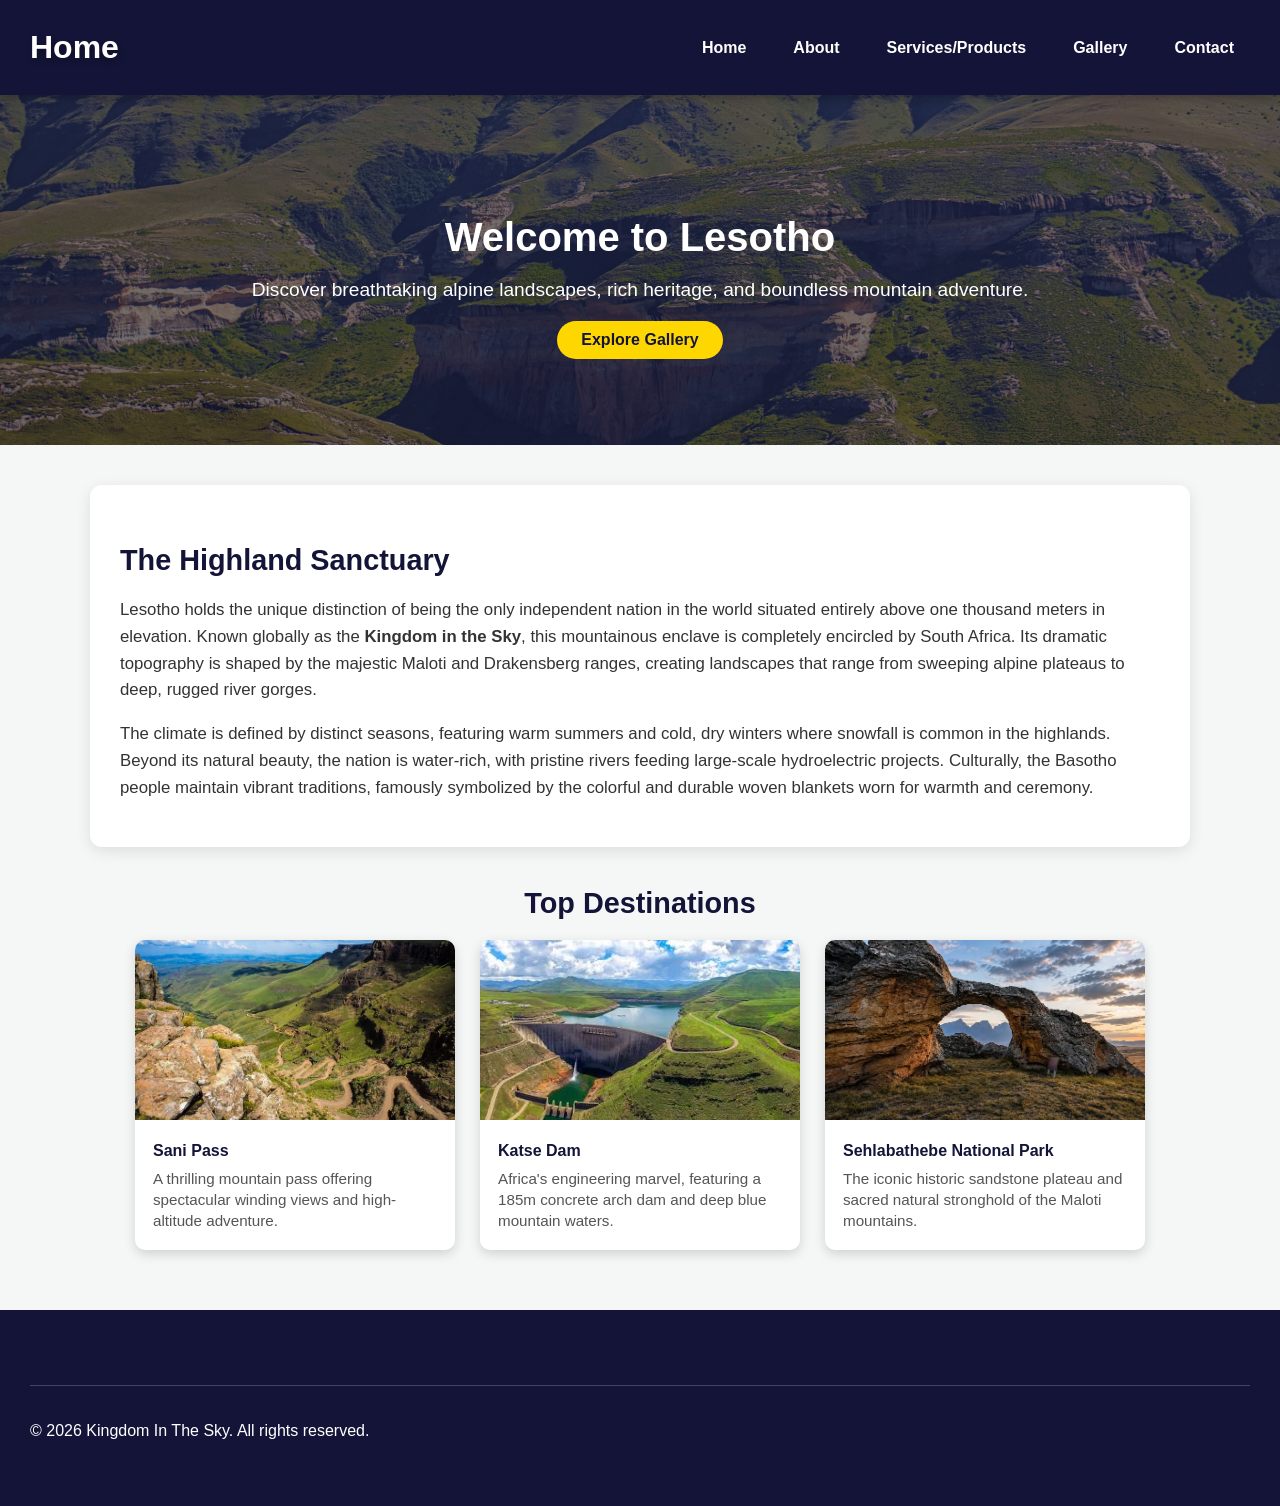
<file: index.html>
<!DOCTYPE html>
<html lang="en">
<head>
    <meta charset="UTF-8">
    <title>Kingdom In The Sky - Home</title>
    <link rel="stylesheet" href="lesotho.css">
    <meta name="viewport" content="width=device-width, initial-scale=1.0">
</head>
<body class="home">
    <nav>
        <h1 class="topbar">Home</h1>
        <ul>
            <li><a href="index.html" class="active">Home</a></li>
            <li><a href="About.html">About</a></li>
            <li><a href="services_products.html">Services/Products</a></li>
            <li><a href="gallery2.html">Gallery</a></li>
            <li><a href="contact.html">Contact</a></li>
        </ul>
    </nav>
    <header class="hero-section">
        <div class="hero-content">
            <h2>Welcome to Lesotho</h2>
            <p>Discover breathtaking alpine landscapes, rich heritage, and boundless mountain adventure.</p>
            <a href="gallery2.html" class="hero-btn">Explore Gallery</a>
        </div>
    </header>
    <main class="main-container">
        <section class="intro-card">
            <h3 class="section-title">The Highland Sanctuary</h3>
            <p class="content1">
                Lesotho holds the unique distinction of being the only independent nation in the world situated entirely above one thousand meters in elevation. Known globally as the <strong>Kingdom in the Sky</strong>, this mountainous enclave is completely encircled by South Africa. Its dramatic topography is shaped by the majestic Maloti and Drakensberg ranges, creating landscapes that range from sweeping alpine plateaus to deep, rugged river gorges.
            </p>
            <p class="content1">
                The climate is defined by distinct seasons, featuring warm summers and cold, dry winters where snowfall is common in the highlands. Beyond its natural beauty, the nation is water-rich, with pristine rivers feeding large-scale hydroelectric projects. Culturally, the Basotho people maintain vibrant traditions, famously symbolized by the colorful and durable woven blankets worn for warmth and ceremony.
            </p>
        </section>

        <h3 class="section-title text-center">Top Destinations</h3>
        <div class="destinations-grid">
            <div class="dest-card">
                <img src="Sani Pass Winding Mountain Road.jpg" alt="Sani Pass winding mountain road">
                <div class="dest-info">
                    <h4>Sani Pass</h4>
                    <p>A thrilling mountain pass offering spectacular winding views and high-altitude adventure.</p>
                </div>
            </div>

            <div class="dest-card">
                <img src="Katse Dam.jpg" alt="Katse Dam concrete arch">
                <div class="dest-info">
                    <h4>Katse Dam</h4>
                    <p>Africa's engineering marvel, featuring a 185m concrete arch dam and deep blue mountain waters.</p>
                </div>
            </div>

            <div class="dest-card">
                <img src="Sehlabathebe National Park Rock Formations.jpg" alt="Sehlabathebe National Park rock formations">
                <div class="dest-info">
                    <h4>Sehlabathebe National Park</h4>
                    <p>The iconic historic sandstone plateau and sacred natural stronghold of the Maloti mountains.</p>
                </div>
            </div>
        </div>
    </main>
    <footer>
        <div class="image-references">
            <p>&copy; 2026 Kingdom In The Sky. All rights reserved.</p>
        </div>
    </footer>
</body>
</html>
</file>
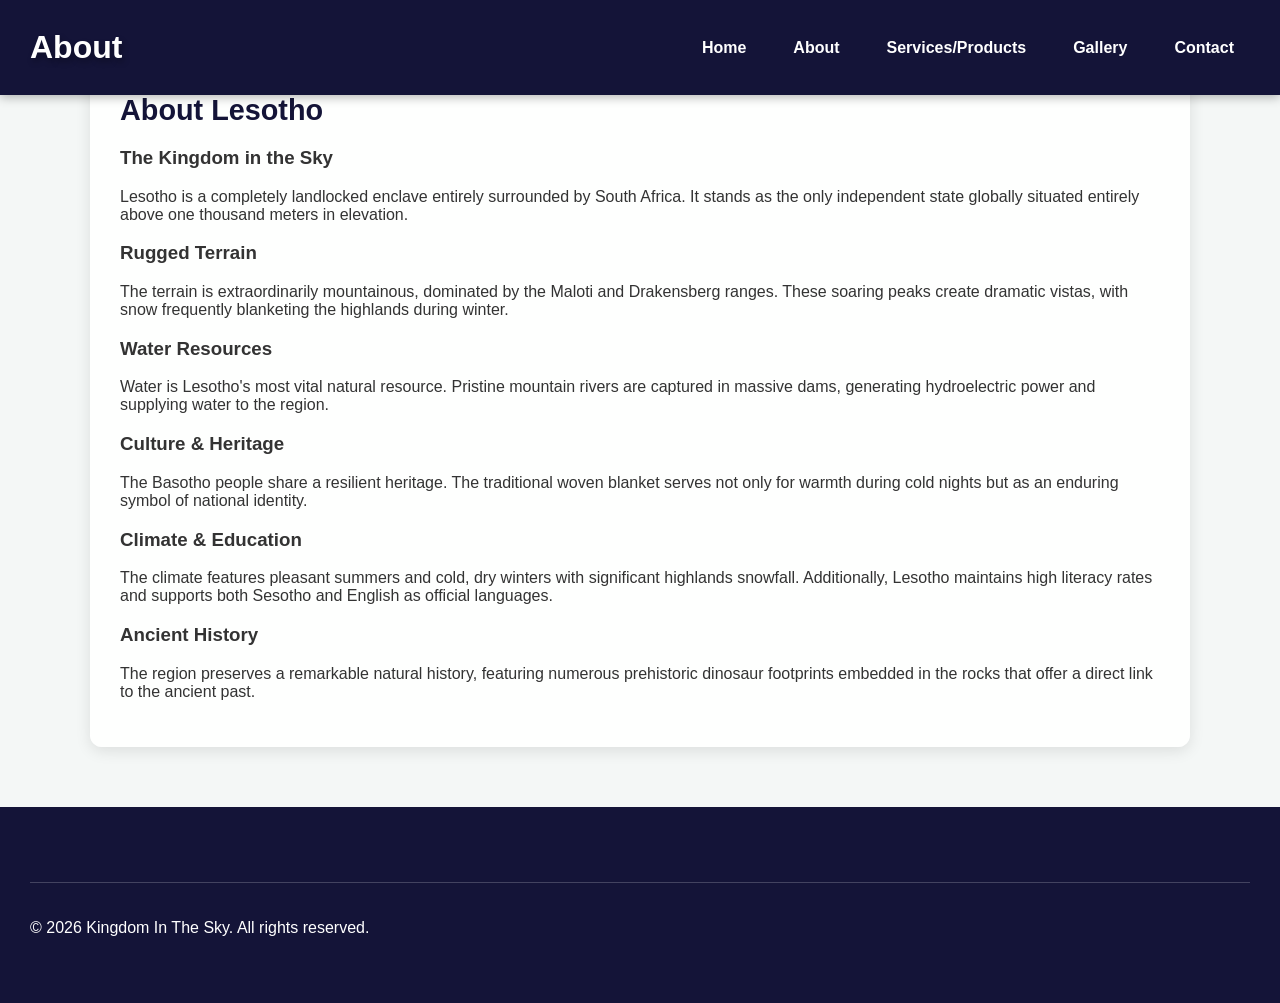
<file: About.html>
<!DOCTYPE html>
<html lang="en">
<head>
    <meta charset="UTF-8">
    <title>Kingdom In The Sky - About</title>
    <link rel="stylesheet" href="lesotho.css">
    <meta name="viewport" content="width=device-width, initial-scale=1.0">
</head>
<body class="home">
    <nav>
        <h1 class="topbar">About</h1>
        <ul>
            <li><a href="index.html">Home</a></li>
            <li><a href="About.html" class="active">About</a></li>
            <li><a href="services_products.html">Services/Products</a></li>
            <li><a href="gallery2.html">Gallery</a></li>
            <li><a href="contact.html">Contact</a></li>
        </ul>
    </nav>

    <main class="main-container">
        <section class="intro-card">
            <h2 class="section-title">About Lesotho</h2>
            
            <div class="contentabout">
                <h3>The Kingdom in the Sky</h3>
                <p>Lesotho is a completely landlocked enclave entirely surrounded by South Africa. It stands as the only independent state globally situated entirely above one thousand meters in elevation.</p>
            </div>

            <div class="contentabout">
                <h3>Rugged Terrain</h3>
                <p>The terrain is extraordinarily mountainous, dominated by the Maloti and Drakensberg ranges. These soaring peaks create dramatic vistas, with snow frequently blanketing the highlands during winter.</p>
            </div>

            <div class="contentabout">
                <h3>Water Resources</h3>
                <p>Water is Lesotho's most vital natural resource. Pristine mountain rivers are captured in massive dams, generating hydroelectric power and supplying water to the region.</p>
            </div>

            <div class="contentabout">
                <h3>Culture & Heritage</h3>
                <p>The Basotho people share a resilient heritage. The traditional woven blanket serves not only for warmth during cold nights but as an enduring symbol of national identity.</p>
            </div>

            <div class="contentabout">
                <h3>Climate & Education</h3>
                <p>The climate features pleasant summers and cold, dry winters with significant highlands snowfall. Additionally, Lesotho maintains high literacy rates and supports both Sesotho and English as official languages.</p>
            </div>

            <div class="contentabout">
                <h3>Ancient History</h3>
                <p>The region preserves a remarkable natural history, featuring numerous prehistoric dinosaur footprints embedded in the rocks that offer a direct link to the ancient past.</p>
            </div>
        </section>
    </main>
    <footer>
        <div class="image-references">
            <p>&copy; 2026 Kingdom In The Sky. All rights reserved.</p>
        </div>
    </footer>
</body>
</html>
</file>
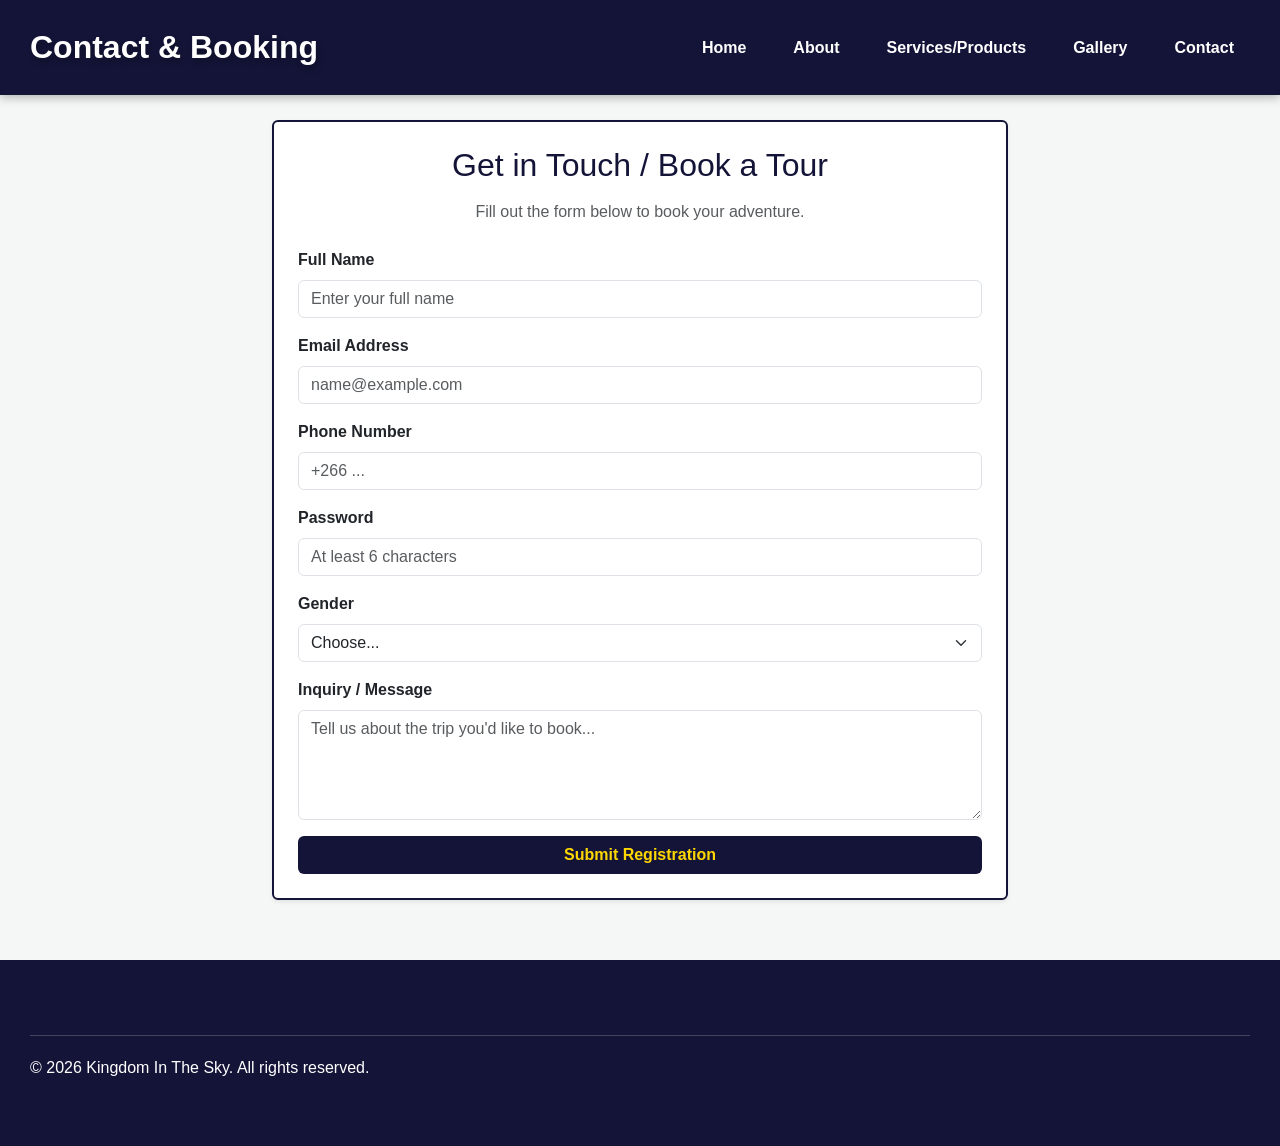
<file: contact.html>
<!DOCTYPE html>
<html lang="en">
<head>
    <meta charset="UTF-8">
    <title>Kingdom In The Sky - Contact</title>
    <link href="https://cdn.jsdelivr.net/npm/bootstrap@5.3.3/dist/css/bootstrap.min.css" rel="stylesheet">
    <link rel="stylesheet" href="lesotho.css">
    <meta name="viewport" content="width=device-width, initial-scale=1.0">
</head>
<body class="home">
    <nav>
        <h1 class="topbar">Contact & Booking</h1>
        <ul>
            <li><a href="index.html">Home</a></li>
            <li><a href="About.html">About</a></li>
            <li><a href="services_products.html">Services/Products</a></li>
            <li><a href="gallery2.html">Gallery</a></li>
            <li><a href="contact.html" class="active">Contact</a></li>
        </ul>
    </nav>

    <div class="container my-5" style="margin-top: 120px !important;">
        <div class="row justify-content-center">
            <div class="col-md-8">
                <div class="card p-4 shadow-sm" style="background-color: #ffffff; border: 2px solid #141438;">
                    <h2 class="mb-3 text-center" style="color: #141438;">Get in Touch / Book a Tour</h2>
                    <p class="text-center text-muted mb-4">Fill out the form below to book your adventure.</p>

                    <form id="contactForm">
                        <div class="mb-3">
                            <label for="fullName" class="form-label fw-bold">Full Name</label>
                            <input type="text" class="form-control" id="fullName" placeholder="Enter your full name" required pattern="[A-Za-z\s]+" maxlength="20">
                        </div>

                        <div class="mb-3">
                            <label for="email" class="form-label fw-bold">Email Address</label>
                            <input type="email" class="form-control" id="email" placeholder="name@example.com" required>
                        </div>

                        <div class="mb-3">
                            <label for="phone" class="form-label fw-bold">Phone Number</label>
                            <input type="tel" class="form-control" id="phone" placeholder="+266 ..." required pattern="[0-9+\s-]{6,}" maxlength="8">
                        </div>

                        <div class="mb-3">
                            <label for="password" class="form-label fw-bold">Password</label>
                            <input type="password" class="form-control" id="password" placeholder="At least 6 characters" required minlength="6">
                        </div>

                        <div class="mb-3">
                            <label for="gender" class="form-label fw-bold">Gender</label>
                            <select class="form-select" id="gender" required>
                                <option value="" selected disabled>Choose...</option>
                                <option value="male">Male</option>
                                <option value="female">Female</option>
                                <option value="other">Other</option>
                            </select>
                        </div>

                        <div class="mb-3">
                            <label for="message" class="form-label fw-bold">Inquiry / Message</label>
                            <textarea class="form-control" id="message" rows="4" placeholder="Tell us about the trip you'd like to book..." required></textarea>
                        </div>

                        <button type="submit" class="btn w-100 fw-bold" style="background-color: #141438; color: #ffd700;">Submit Registration</button>
                    </form>
                </div>
            </div>
        </div>
    </div>
    <footer>
        <div class="image-references">
            <p>&copy; 2026 Kingdom In The Sky. All rights reserved.</p>
        </div>
    </footer>
</body>
</html>
</file>
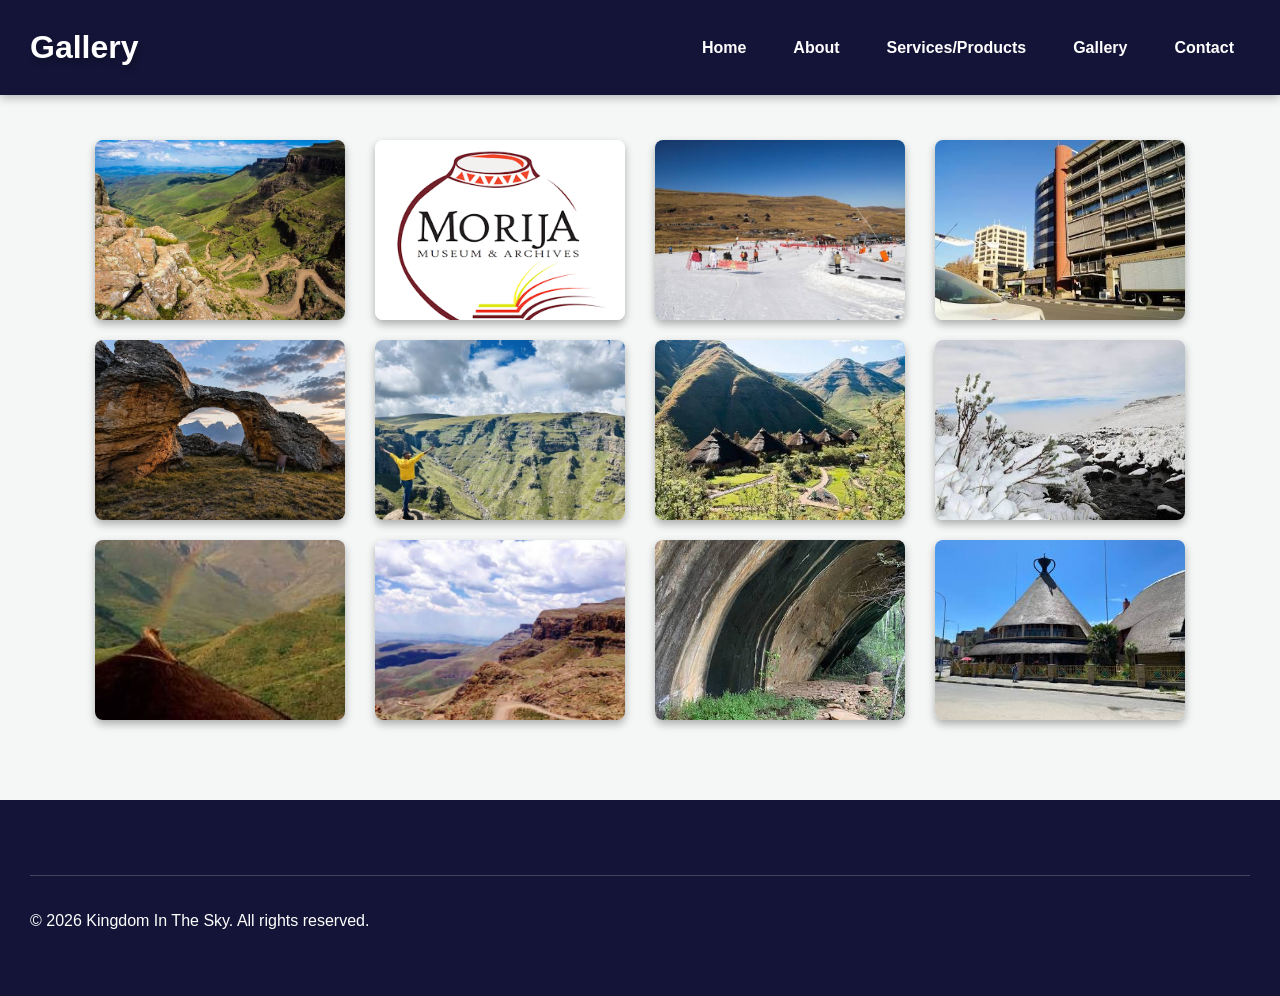
<file: gallery2.html>
<html>
    <head>
        <meta charset="UTF-8">
        <title>Kingdom In The Sky - Gallery</title>
        <link rel="stylesheet" href="lesotho.css">
        <meta name="viewport" content="width=device-width, initial-scale=1.0">
    </head>
    <body class="home">            
            <nav>
                <h1 class="topbar">Gallery</h1>    
                <ul>
                    <li><a href="index.html">Home</a></li>
                    <li><a href="About.html">About</a></li>
                    <li><a href="services_products.html">Services/Products</a></li>
                    <li><a href="gallery2.html">Gallery</a></li>
                    <li><a href="contact.html">Contact</a></li>
                </ul>
            </nav>
            <div class="ImmagesBox">
                <div class="Immages">
                    <img src="Sani Pass Winding Mountain Road.jpg" alt="Sani Pass">
                </div>
                <div class="Immages">
                    <img src="Morija Museum and Archives.png" alt="Morija Museum & Archives">
                </div>
                <div class="Immages">
                    <img src="Afriski Mountain Resort.jpg" alt="Afriski Mountain Resort">
                </div>
                <div class="Immages">
                    <img src="Maseru Kingsway Street View.jpg" alt="Maseru - Kingsway">
                </div>
                <div class="Immages">
                    <img src="Sehlabathebe National Park Rock Formations.jpg" alt="Sehlabathebe National Park">
                </div>
                <div class="Immages">
                    <img src="Ha Lejone Highland Reservoir.jpg" alt="Ha Lejone Reservoir">
                </div>
                <div class="Immages">
                    <img src="Tsehlanyane National Park Valley.jpg" alt="Tsehlanyane National Park">
                </div>
                <div class="Immages">
                    <img src="Oxbow Winter Snow Landscape.jpg" alt="Oxbow Snow Fields">
                </div>
                <div class="Immages" id="edit">
                    <img src="Malealea Valley & Lodge.jpg" alt="Malealea Valley">
                </div>
                <div class="Immages">
                    <img src="Thabana Ntlenyana.jpg" alt="Thabana Ntlenyana Peak">
                </div>
                <div class="Immages">
                    <img src="Ha Baroana Rock Art Site.jpg" alt="Ha Baroana Rock Art Shelter">
                </div>
                <div class="Immages">
                    <img src="The Basotho Hat (Maseru).jpg" alt="The Basotho Hat Craft Centre">
                </div>
            </div>
    <footer>  
        <div class="image-references">
            <p>&copy; 2026 Kingdom In The Sky. All rights reserved.</p>
        </div>
    </footer>
    </body>
</html>
</file>
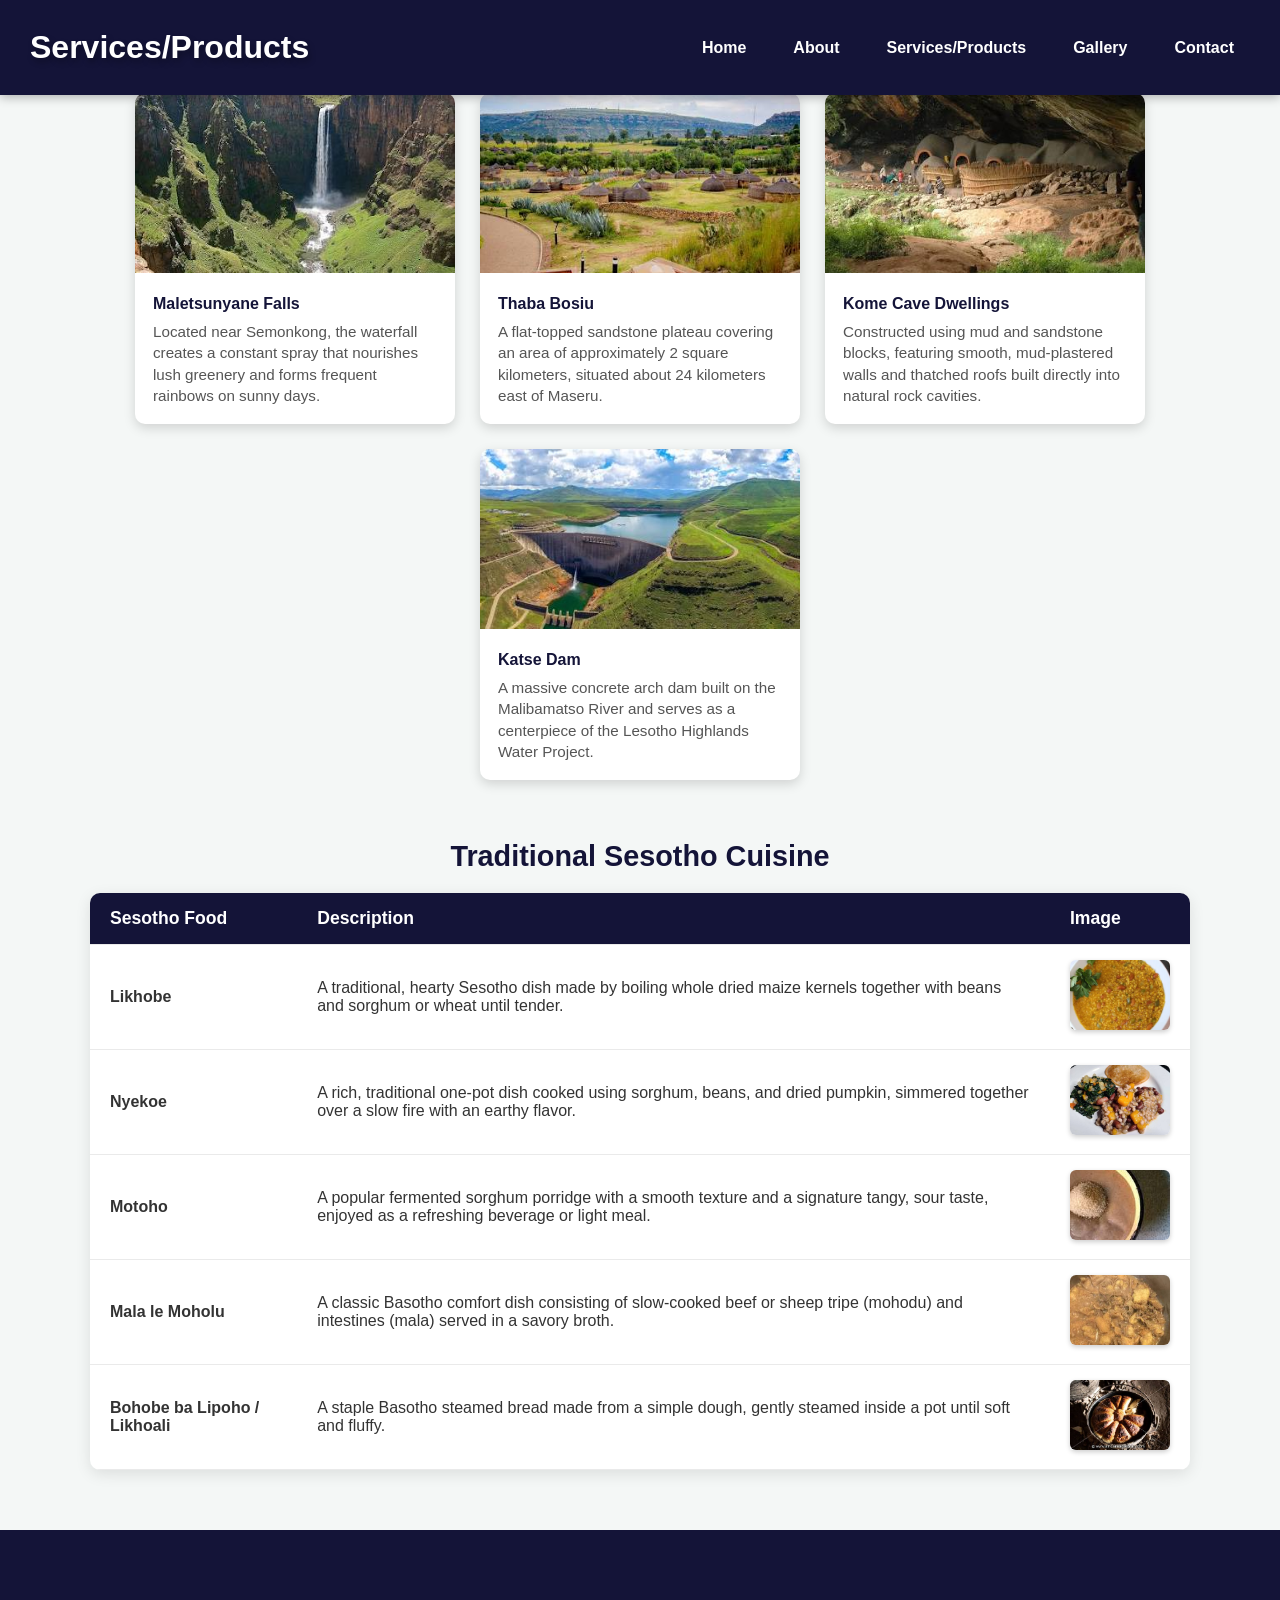
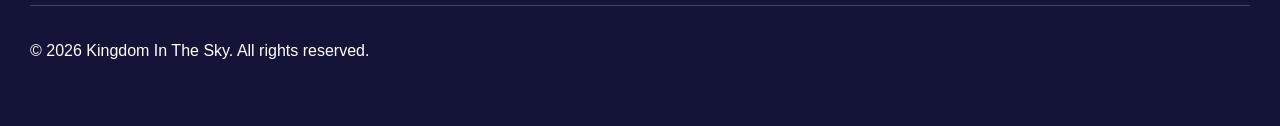
<file: services_products.html>
<!DOCTYPE html>
<html lang="en">
<head>
    <meta charset="UTF-8">
    <title>Kingdom In The Sky - Services & Products</title>
    <link rel="stylesheet" href="lesotho.css">
    <meta name="viewport" content="width=device-width, initial-scale=1.0">
</head>
<body class="home">
    <nav>
        <h1 class="topbar">Services/Products</h1>
        <ul>
            <li><a href="index.html">Home</a></li>
            <li><a href="About.html">About</a></li>
            <li><a href="services_products.html" class="active">Services/Products</a></li>
            <li><a href="gallery2.html">Gallery</a></li>
            <li><a href="contact.html">Contact</a></li>
        </ul>
    </nav>

    <main class="main-container">
        <h2 class="section-title text-center">Tourist Destinations</h2>
        
        <!-- Destination Cards Grid -->
        <div class="destinations-grid">
            <div class="dest-card">
                <img src="Maletsunyane Falls.jpg" alt="Maletsunyane Falls">
                <div class="dest-info">
                    <h4>Maletsunyane Falls</h4>
                    <p>Located near Semonkong, the waterfall creates a constant spray that nourishes lush greenery and forms frequent rainbows on sunny days.</p>
                </div>
            </div>

            <div class="dest-card">
                <img src="Thaba busiu.jpg" alt="Thaba Bosiu">
                <div class="dest-info">
                    <h4>Thaba Bosiu</h4>
                    <p>A flat-topped sandstone plateau covering an area of approximately 2 square kilometers, situated about 24 kilometers east of Maseru.</p>
                </div>
            </div>

            <div class="dest-card">
                <img src="Kome caves.jpg" alt="Kome Cave Dwellings">
                <div class="dest-info">
                    <h4>Kome Cave Dwellings</h4>
                    <p>Constructed using mud and sandstone blocks, featuring smooth, mud-plastered walls and thatched roofs built directly into natural rock cavities.</p>
                </div>
            </div>

            <div class="dest-card">
                <img src="Katse Dam.jpg" alt="Katse Dam">
                <div class="dest-info">
                    <h4>Katse Dam</h4>
                    <p>A massive concrete arch dam built on the Malibamatso River and serves as a centerpiece of the Lesotho Highlands Water Project.</p>
                </div>
            </div>
        </div>

        <h2 class="section-title text-center" style="margin-top: 60px;">Traditional Sesotho Cuisine</h2>
        
        <!-- Styled Food Table -->
        <table class="custom-table">
            <thead>
                <tr>
                    <th>Sesotho Food</th>
                    <th>Description</th>
                    <th>Image</th>
                </tr>
            </thead>
            <tbody>
                <tr>
                    <td><strong>Likhobe</strong></td>
                    <td>A traditional, hearty Sesotho dish made by boiling whole dried maize kernels together with beans and sorghum or wheat until tender.</td>
                    <td><img src="likhobe.jpg" alt="Likhobe"></td>
                </tr>
                <tr>
                    <td><strong>Nyekoe</strong></td>
                    <td>A rich, traditional one-pot dish cooked using sorghum, beans, and dried pumpkin, simmered together over a slow fire with an earthy flavor.</td>
                    <td><img src="Nyekoe.jpg" alt="Nyekoe"></td>
                </tr>
                <tr>
                    <td><strong>Motoho</strong></td>
                    <td>A popular fermented sorghum porridge with a smooth texture and a signature tangy, sour taste, enjoyed as a refreshing beverage or light meal.</td>
                    <td><img src="motoho.jpg" alt="Motoho"></td>
                </tr>
                <tr>
                    <td><strong>Mala le Moholu</strong></td>
                    <td>A classic Basotho comfort dish consisting of slow-cooked beef or sheep tripe (mohodu) and intestines (mala) served in a savory broth.</td>
                    <td><img src="Mala le Moholu.jpg" alt="Mala le Moholu"></td>
                </tr>
                <tr>
                    <td><strong>Bohobe ba Lipoho / Likhoali</strong></td>
                    <td>A staple Basotho steamed bread made from a simple dough, gently steamed inside a pot until soft and fluffy.</td>
                    <td><img src="bohobebalipoho.jpg" alt="Bohobe ba Lipoho"></td>
                </tr>
            </tbody>
        </table>
    </main>
    <footer>
        <div class="image-references">
            <p>&copy; 2026 Kingdom In The Sky. All rights reserved.</p>
</body>
</html>
</file>
<file: lesotho.css>
body {
    margin: 0;
    padding: 0;
    font-family: Arial, sans-serif;
    background-color: #f4f7f6;
    color: #333;
}

nav {
    display: flex;
    flex-direction: row;
    justify-content: space-between;
    align-items: center;
    position: fixed;
    top: 0;
    left: 0;
    width: 100%;
    background-color: rgb(20, 20, 56);
    height: 95px;
    z-index: 1000;
    box-shadow: 0 2px 10px rgba(0, 0, 0, 0.3);
}

.topbar {
    color: #ffffff;
    font-size: 32px;
    font-weight: bold;
    text-shadow: 2px 4px 6px rgba(0, 0, 0, 0.3);
    margin: 0 0 0 30px;
}

nav ul {
    display: flex;
    list-style: none;
    margin: 0;
    padding-right: 30px;
    gap: 15px;
}

nav li a {
    color: #ffffff;
    text-decoration: none;
    font-size: 1rem;
    font-weight: bold;
    padding: 8px 16px;
    border-radius: 20px;
    transition: all 0.3s ease;
}

nav li a:hover {
    background-color: #ffd700;
    color: #141438;
}

.hero-section {
    background: linear-gradient(rgba(20, 20, 56, 0.6), rgba(20, 20, 56, 0.6)), url('thomas-bennie-aomT_Dl2oOI-unsplash.jpg') center/cover no-repeat;
    height: 350px;
    display: flex;
    align-items: center;
    justify-content: center;
    text-align: center;
    color: #ffffff;
    margin-top: 95px;
}

.hero-content h2 {
    font-size: 2.5rem;
    margin-bottom: 10px;
}

.hero-content p {
    font-size: 1.2rem;
    margin-bottom: 20px;
}

.hero-btn {
    display: inline-block;
    padding: 10px 24px;
    background-color: #ffd700;
    color: #141438;
    text-decoration: none;
    font-weight: bold;
    border-radius: 25px;
    transition: background-color 0.3s ease;
}

.hero-btn:hover {
    background-color: #ffffff;
}

.main-container {
    max-width: 1100px;
    margin: 40px auto;
    padding: 0 20px;
}

.intro-card {
    background-color: rgba(255, 255, 255, 0.95);
    padding: 30px;
    border-radius: 12px;
    box-shadow: 0 4px 15px rgba(0, 0, 0, 0.1);
    margin-bottom: 40px;
}

.section-title {
    color: #141438;
    font-size: 1.8rem;
    margin-bottom: 20px;
}

.text-center {
    text-align: center;
}

.content1 {
    font-size: 1.05rem;
    line-height: 1.6;
    margin-bottom: 15px;
}

.destinations-grid {
    display: flex;
    flex-wrap: wrap;
    gap: 25px;
    justify-content: center;
}

.dest-card {
    background-color: #ffffff;
    border-radius: 10px;
    overflow: hidden;
    width: 320px;
    box-shadow: 0 4px 12px rgba(0, 0, 0, 0.15);
    transition: transform 0s ease;
}

.dest-card:hover {
    transform: translateY(-5px);
}

.dest-card img {
    width: 100%;
    height: 180px;
    object-fit: cover;
}

.dest-info {
    padding: 18px;
}

.dest-info h4 {
    margin: 0 0 8px 0;
    color: #141438;
}

.dest-info p {
    margin: 0;
    font-size: 0.95rem;
    color: #555555;
    line-height: 1.4;
}

.ImmagesBox {
    display: grid;
    grid-template-columns: repeat(auto-fit, minmax(250px, 1fr));
    gap: 20px;
    max-width: 1100px;
    margin: 120px auto 40px auto;
    padding: 20px;
    justify-items: center;
}

.Immages {
    width: 250px;
    height: 180px;
    border-radius: 8px;
    overflow: hidden;
    box-shadow: 0 4px 8px rgba(0, 0, 0, 0.3);
}

.Immages img {
    width: 100%;
    height: 100%;
    object-fit: cover;
}

.custom-table {
    width: 100%;
    border-collapse: collapse;
    background-color: #ffffff;
    border-radius: 10px;
    overflow: hidden;
    box-shadow: 0 4px 15px rgba(0, 0, 0, 0.1);
    margin-bottom: 50px;
}

.custom-table th, 
.custom-table td {
    padding: 15px 20px;
    text-align: left;
    border-bottom: 1px solid #eaeaea;
    vertical-align: middle;
}

.custom-table th {
    background-color: #141438;
    color: #ffffff;
    font-size: 1.1rem;
}

.custom-table tr:hover {
    background-color: #f9f9f9;
}

.custom-table td img {
    width: 100px;
    height: 70px;
    object-fit: cover;
    border-radius: 6px;
    box-shadow: 0 2px 5px rgba(0, 0, 0, 0.2);
}

footer {
    background-color: #141438;
    color: #ffffff;
    padding: 50px 30px;
    margin-top: 60px;
    font-family: Arial, sans-serif;
}

.footer-content {
    max-width: 1100px;
    margin: 0 auto;
    padding-left: 20px;
}

.image-references {
    margin-top: 25px;
    border-top: 1px solid rgba(255, 255, 255, 0.2);
    padding-top: 20px;
}

.image-references h4 {
    margin-bottom: 15px;
    font-size: 1.1rem;
    color: #ffd700;
}

.image-references ul {
    list-style: none;
    padding: 0;
    margin: 0;
    display: grid;
    grid-template-columns: repeat(auto-fit, minmax(300px, 1fr));
    gap: 12px 25px;
    font-size: 0.9rem;
    line-height: 1.5;
}

.image-references li {
    color: #e0e0e0;
}

.image-references a {
    color: #ffd700;
    text-decoration: none;
    font-weight: 500;
}

.image-references a:hover {
    text-decoration: underline;
}

@media screen and (max-width: 992px) {
  nav {
    flex-direction: column;
    height: auto;
    padding: 15px 0;
    position: relative;
  }

  .topbar {
    font-size: 24px;
    margin: 0 0 10px 0;
    text-align: center;
  }

  nav ul {
    padding-right: 0;
    justify-content: center;
    flex-wrap: wrap;
    gap: 10px;
  }

  .hero-section {
    margin-top: 0;
    height: 280px;
  }

  .hero-content h2 {
    font-size: 2rem;
  }

  .hero-content p {
    font-size: 1rem;
  }

  .main-container {
    margin: 20px auto;
  }
}
</file>
